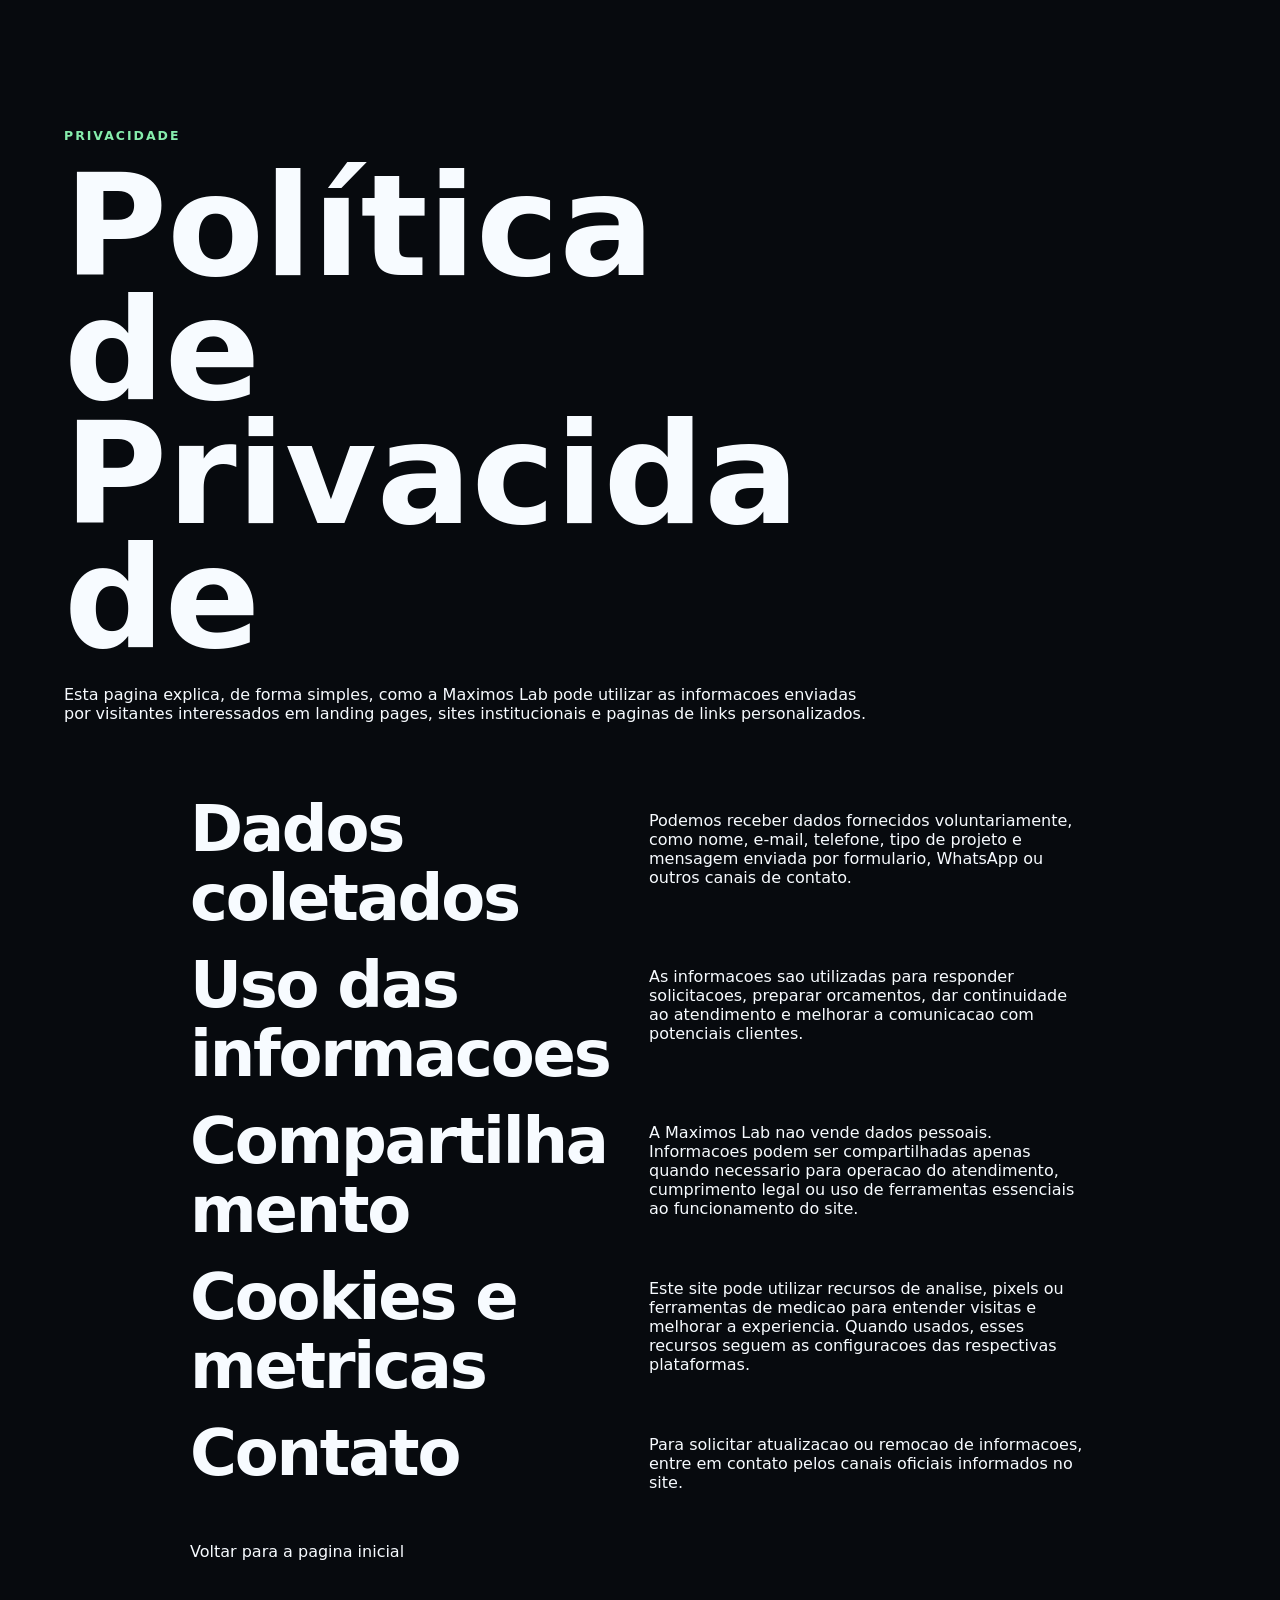
<file: politica-de-privacidade.html>
<!doctype html>
<html lang="pt-BR">
  <head>
    <meta charset="utf-8" />
    <meta name="viewport" content="width=device-width, initial-scale=1" />
    <title>Pol&iacute;tica de Privacidade | Maximos Lab</title>
    <meta name="description" content="Pol&iacute;tica de Privacidade da Maximos Lab para explicar como dados enviados pelo formulario ou WhatsApp podem ser utilizados." />
    <meta name="theme-color" content="#070a0e" />
    <link rel="canonical" href="https://maximoslab.com.br/politica-de-privacidade.html" />
    <meta property="og:title" content="Pol&iacute;tica de Privacidade | Maximos Lab" />
    <meta property="og:description" content="Entenda como a Maximos Lab trata informacoes enviadas por visitantes e interessados em orcamento." />
    <meta property="og:type" content="website" />
    <meta property="og:url" content="https://maximoslab.com.br/politica-de-privacidade.html" />
    <meta property="og:image" content="https://maximoslab.com.br/assets/hero-maximos-lab.png" />
    <meta property="og:locale" content="pt_BR" />
    <meta name="twitter:card" content="summary_large_image" />
    <meta name="twitter:title" content="Pol&iacute;tica de Privacidade | Maximos Lab" />
    <meta name="twitter:description" content="Como a Maximos Lab trata dados enviados por visitantes e interessados em orcamento." />
    <meta name="twitter:image" content="https://maximoslab.com.br/assets/hero-maximos-lab.png" />
    <link rel="icon" type="image/png" href="assets/favicon.png" />
    <link rel="apple-touch-icon" href="assets/favicon.png" />
    <link rel="stylesheet" href="styles.css" />
  </head>
  <body>
    <main class="section" style="min-height: 100vh;">
      <div class="section-heading" style="max-width: 820px;">
        <p class="eyebrow">Privacidade</p>
        <h1>Pol&iacute;tica de Privacidade</h1>
        <p>Esta pagina explica, de forma simples, como a Maximos Lab pode utilizar as informacoes enviadas por visitantes interessados em landing pages, sites institucionais e paginas de links personalizados.</p>
      </div>
      <div class="contact-form" style="max-width: 900px; margin-inline: auto;">
        <h2>Dados coletados</h2>
        <p>Podemos receber dados fornecidos voluntariamente, como nome, e-mail, telefone, tipo de projeto e mensagem enviada por formulario, WhatsApp ou outros canais de contato.</p>
        <h2>Uso das informacoes</h2>
        <p>As informacoes sao utilizadas para responder solicitacoes, preparar orcamentos, dar continuidade ao atendimento e melhorar a comunicacao com potenciais clientes.</p>
        <h2>Compartilhamento</h2>
        <p>A Maximos Lab nao vende dados pessoais. Informacoes podem ser compartilhadas apenas quando necessario para operacao do atendimento, cumprimento legal ou uso de ferramentas essenciais ao funcionamento do site.</p>
        <h2>Cookies e metricas</h2>
        <p>Este site pode utilizar recursos de analise, pixels ou ferramentas de medicao para entender visitas e melhorar a experiencia. Quando usados, esses recursos seguem as configuracoes das respectivas plataformas.</p>
        <h2>Contato</h2>
        <p>Para solicitar atualizacao ou remocao de informacoes, entre em contato pelos canais oficiais informados no site.</p>
        <p><a class="text-link" href="/">Voltar para a pagina inicial</a></p>
      </div>
    </main>
  </body>
</html>
</file>
<file: styles.css>
﻿:root {
  --bg: #070a0e;
  --panel: #0f151c;
  --panel-soft: #141c25;
  --text: #f7fbff;
  --muted: #a8b5c2;
  --line: rgba(255, 255, 255, 0.12);
  --green: #86edac;
  --green-strong: #33c87d;
  --cyan: #5fd9ff;
  --coral: #ff6958;
  --ink: #10141a;
  --shadow: 0 28px 90px rgba(0, 0, 0, 0.42);
  font-family:
    Inter, ui-sans-serif, system-ui, -apple-system, BlinkMacSystemFont, "Segoe UI", sans-serif;
}

* {
  box-sizing: border-box;
}

html {
  scroll-behavior: smooth;
}

body {
  margin: 0;
  background: var(--bg);
  color: var(--text);
}

body::selection {
  background: rgba(109, 255, 157, 0.28);
}

.top-anchor {
  position: absolute;
  top: 0;
  left: 0;
  width: 1px;
  height: 1px;
}

a {
  color: inherit;
  text-decoration: none;
}

button,
input,
select,
textarea {
  font: inherit;
}

.site-header {
  position: fixed;
  z-index: 30;
  top: 0;
  left: 0;
  right: 0;
  display: flex;
  align-items: center;
  justify-content: space-between;
  min-height: 72px;
  padding: 14px clamp(20px, 5vw, 72px);
  background: rgba(7, 10, 14, 0.78);
  border-bottom: 1px solid var(--line);
  backdrop-filter: blur(18px);
}

.brand {
  display: inline-flex;
  align-items: center;
  width: 150px;
  min-width: 150px;
}

.brand-logo {
  display: block;
  width: 100%;
  height: 48px;
  object-fit: contain;
  object-position: left center;
}

.site-nav {
  display: flex;
  align-items: center;
  gap: clamp(14px, 2.4vw, 28px);
  color: var(--muted);
  font-size: 0.95rem;
}

.site-nav a {
  position: relative;
  transition:
    color 160ms ease,
    transform 160ms ease;
}

.site-nav a::after {
  position: absolute;
  right: 0;
  bottom: -8px;
  left: 0;
  height: 1px;
  background: var(--green);
  content: "";
  opacity: 0;
  transform: scaleX(0.45);
  transition:
    opacity 160ms ease,
    transform 160ms ease;
}

.site-nav a:hover {
  color: var(--text);
  transform: translateY(-1px);
}

.site-nav a:hover::after {
  opacity: 1;
  transform: scaleX(1);
}

.nav-toggle {
  display: none;
  width: 42px;
  height: 42px;
  place-items: center;
  border: 1px solid var(--line);
  background: rgba(255, 255, 255, 0.06);
  color: var(--text);
}

.nav-toggle svg,
.button svg,
.text-link svg,
.service-card svg,
.process-card svg {
  width: 19px;
  height: 19px;
  stroke-width: 2;
}

.hero {
  position: relative;
  display: grid;
  min-height: 94vh;
  grid-template-columns: minmax(0, 1fr) minmax(320px, 440px);
  gap: clamp(28px, 5vw, 72px);
  overflow: hidden;
  padding: 124px clamp(20px, 5vw, 72px) 76px;
  align-items: center;
  isolation: isolate;
}

.hero-image,
.hero-canvas,
.cursor-glow,
.hero-overlay {
  position: absolute;
  inset: 0;
}

.hero-image {
  z-index: -4;
  width: 100%;
  height: 100%;
  object-fit: cover;
  opacity: 0.48;
  filter: saturate(0.92) contrast(1.08);
}

.hero-canvas {
  z-index: -2;
  width: 100%;
  height: 100%;
}

.cursor-glow {
  z-index: -3;
  background: radial-gradient(circle at var(--x, 58%) var(--y, 42%), rgba(109, 255, 157, 0.2), transparent 26rem);
  transition: background 120ms linear;
}

.hero-overlay {
  z-index: -1;
  background:
    linear-gradient(90deg, rgba(7, 10, 14, 0.96) 0%, rgba(7, 10, 14, 0.74) 45%, rgba(7, 10, 14, 0.48) 100%),
    linear-gradient(0deg, rgba(7, 10, 14, 0.96) 0%, rgba(7, 10, 14, 0) 38%);
}

.hero-content {
  position: relative;
  z-index: 2;
  max-width: 820px;
  will-change: transform;
}

.eyebrow {
  margin: 0 0 14px;
  color: var(--green);
  font-size: 0.78rem;
  font-weight: 800;
  letter-spacing: 0.12em;
  text-transform: uppercase;
}

h1,
h2,
h3,
p {
  overflow-wrap: anywhere;
}

h1 {
  margin: 0;
  font-size: clamp(4.1rem, 11vw, 10.2rem);
  line-height: 0.88;
  letter-spacing: 0;
}

h2 {
  margin: 0;
  max-width: 860px;
  font-size: clamp(2rem, 5vw, 4.15rem);
  line-height: 1;
  letter-spacing: 0;
}

h3 {
  margin: 0;
  font-size: 1.28rem;
  letter-spacing: 0;
}

.hero h1 { font-size: clamp(2.8rem, 5.5vw, 5.5rem); line-height: 1.08; letter-spacing: -.04em; }
.hero h1 span { color: var(--green); }
.hero-panel-title { margin: 0 0 8px; color: var(--text); font-size: 1.2rem; font-weight: 700; letter-spacing: -.02em; }
.deploy-line span svg { width: 24px; height: 24px; }
.deploy-line small { line-height: 1.6; }
.about-copy { align-self: center; }
#sobre, #servicos, #processo, #contato { scroll-margin-top: 72px; }

.hero-copy {
  max-width: 640px;
  margin: 26px 0 0;
  color: #dce7ef;
  font-size: clamp(1.08rem, 2vw, 1.42rem);
  line-height: 1.48;
}

.hero-actions {
  display: flex;
  flex-wrap: wrap;
  gap: 12px;
  margin-top: 34px;
}

.button {
  display: inline-flex;
  min-height: 50px;
  align-items: center;
  justify-content: center;
  gap: 10px;
  border: 1px solid transparent;
  padding: 12px 18px;
  font-weight: 850;
  transition:
    transform 160ms ease,
    border-color 160ms ease,
    background 160ms ease,
    box-shadow 160ms ease;
}

.button:hover {
  transform: translateY(-2px);
}

.button-primary {
  background: var(--green);
  color: var(--ink);
  box-shadow: 0 18px 42px rgba(34, 211, 111, 0.2);
}

.button-secondary {
  border-color: rgba(255, 255, 255, 0.24);
  background: rgba(255, 255, 255, 0.08);
  color: var(--text);
}

.hero-panel {
  position: relative;
  z-index: 2;
  display: grid;
  gap: 12px;
  width: min(100%, 440px);
  margin-left: auto;
  border: 1px solid rgba(255, 255, 255, 0.16);
  background: rgba(12, 18, 24, 0.72);
  box-shadow: var(--shadow);
  padding: 18px;
  backdrop-filter: blur(18px);
  will-change: transform;
}

.panel-bar {
  display: flex;
  gap: 7px;
  margin-bottom: 8px;
}

.panel-bar span {
  width: 8px;
  height: 8px;
  border-radius: 999px;
  background: rgba(255, 255, 255, 0.34);
}

.panel-bar span:nth-child(1) {
  background: var(--coral);
}

.panel-bar span:nth-child(2) {
  background: #f6c75f;
}

.panel-bar span:nth-child(3) {
  background: var(--green);
}

.deploy-line {
  display: grid;
  grid-template-columns: 44px 1fr;
  gap: 4px 14px;
  align-items: center;
  border: 1px solid rgba(255, 255, 255, 0.1);
  background: rgba(255, 255, 255, 0.045);
  padding: 14px;
}

.deploy-line span {
  grid-row: span 2;
  color: var(--green);
  font-weight: 900;
}

.deploy-line strong {
  font-size: 0.98rem;
}

.deploy-line small {
  color: var(--muted);
}

.deploy-line.is-active {
  border-color: rgba(109, 255, 157, 0.34);
  background: rgba(109, 255, 157, 0.08);
}

.intro-band {
  display: grid;
  grid-template-columns: repeat(3, 1fr);
  gap: 1px;
  background: var(--line);
  border-block: 1px solid var(--line);
}

.metric {
  min-height: 142px;
  padding: 28px clamp(20px, 5vw, 72px);
  background: #0d131a;
}

.metric strong,
.metric span {
  display: block;
}

.metric strong {
  margin-bottom: 8px;
  font-size: 1.1rem;
}

.metric span {
  color: var(--muted);
  line-height: 1.5;
}

.section {
  padding: clamp(72px, 10vw, 132px) clamp(20px, 5vw, 72px);
}

.section-heading {
  display: grid;
  gap: 8px;
  margin-bottom: clamp(32px, 5vw, 56px);
}

.about {
  display: grid;
  grid-template-columns: minmax(0, 0.88fr) minmax(280px, 0.64fr);
  gap: clamp(36px, 7vw, 92px);
  align-items: start;
  background: #f4f8fb;
  color: var(--ink);
}

.about .eyebrow,
.contact .eyebrow {
  color: #147246;
}

.about-copy {
  color: #42505c;
  font-size: 1.08rem;
  line-height: 1.72;
}

.about-copy p:first-child {
  margin-top: 0;
}

.services {
  background: #070a0e;
}

.service-grid {
  display: grid;
  grid-template-columns: repeat(3, minmax(0, 1fr));
  gap: 14px;
}

.service-card,
.project-card,
.process-card {
  border: 1px solid var(--line);
  background: var(--panel);
  box-shadow: var(--shadow);
}

.service-card,
.process-card {
  position: relative;
  display: grid;
  min-height: 244px;
  align-content: start;
  gap: 16px;
  overflow: hidden;
  padding: 26px;
}

.service-card::before,
.process-card::before {
  position: absolute;
  inset: 0;
  background: linear-gradient(135deg, rgba(109, 255, 157, 0.13), transparent 44%);
  content: "";
  opacity: 0;
  transition: opacity 180ms ease;
}

.service-card:hover::before,
.process-card:hover::before {
  opacity: 1;
}

.service-card svg,
.process-card svg {
  color: var(--cyan);
}

.service-card > *,
.process-card > * {
  position: relative;
}

.service-card p,
.project-card p,
.process-card p {
  margin: 0;
  color: var(--muted);
  line-height: 1.6;
}

.process {
  background:
    linear-gradient(180deg, #0b1016, #111820 48%, #0b1016),
    #0b1016;
}

.process-board {
  display: grid;
  grid-template-columns: repeat(3, minmax(0, 1fr));
  gap: 14px;
}

.process-card span {
  color: rgba(255, 255, 255, 0.32);
  font-weight: 900;
}

.stack-strip {
  display: flex;
  flex-wrap: wrap;
  gap: 10px;
  margin-top: 20px;
}

.stack-strip span,
.tag-row span,
.status-dot {
  border: 1px solid rgba(255, 255, 255, 0.14);
  background: rgba(255, 255, 255, 0.065);
  color: #dce7ef;
  padding: 8px 10px;
  font-size: 0.82rem;
  font-weight: 760;
}

.portfolio {
  position: relative;
  background: radial-gradient(ellipse at 95% 0, #16302b66, transparent 42%), linear-gradient(180deg, #0b1118, #0f1821);
  scroll-margin-top: 72px;
}
.portfolio-heading { display: flex; align-items: flex-end; justify-content: space-between; gap: 40px; max-width: 1440px; margin: 0 auto 48px; }
.portfolio-heading .section-heading { margin: 0; gap: 18px; }
.portfolio-heading h2 { font-size: clamp(2.2rem, 4.8vw, 4.5rem); line-height: 1.08; letter-spacing: -.045em; }
.portfolio-heading h2 span { color: var(--green); }
.portfolio-intro { max-width: 365px; margin: 0 0 5px; color: var(--muted); font-size: .98rem; line-height: 1.8; }
.portfolio-grid { display: grid; grid-template-columns: repeat(3, minmax(0, 1fr)); gap: 24px; max-width: 1440px; margin: auto; align-items: stretch; }
.project-card { display: flex; flex-direction: column; min-width: 0; overflow: hidden; border: 1px solid #ffffff1c; border-radius: 16px; background: linear-gradient(150deg, #18232d, #111a23 65%); box-shadow: 0 18px 45px #0002; transition: border-color .25s, transform .25s, box-shadow .25s; }
.project-card:hover { transform: translateY(-6px); border-color: #6dff9d66; box-shadow: 0 24px 55px #0005; }
.project-preview { position: relative; display: block; padding: 18px 18px 0; background: linear-gradient(135deg, #253a3e, #17232d); }
.project-shot { margin: 0; overflow: hidden; border: 1px solid #ffffff26; border-bottom: 0; border-radius: 9px 9px 0 0; box-shadow: 0 12px 28px #0004; }
.project-shot figcaption { display: flex; align-items: center; gap: 10px; height: 34px; padding: 0 10px; background: #202a34; color: #c2cdd7; font-size: .55rem; }
.browser-dots { display: inline-flex; gap: 4px; flex-shrink: 0; }
.browser-dots i { width: 5px; height: 5px; border-radius: 50%; background: #61717f; }
.browser-dots i:first-child { background: #ff8b7d; }.browser-dots i:nth-child(2) { background: #e6c274; }.browser-dots i:last-child { background: #6edca2; }
.project-domain { overflow: hidden; white-space: nowrap; text-overflow: ellipsis; flex: 1; text-align: center; }
.project-shot figcaption>svg { width: 12px; height: 12px; flex-shrink: 0; }
.project-shot img { display: block; width: 100%; height: auto; aspect-ratio: 1200 / 834; object-fit: cover; object-position: top center; }
.project-preview-hint { position: absolute; bottom: 14px; left: 50%; transform: translate(-50%, 5px); display: inline-flex; align-items: center; gap: 8px; padding: 9px 12px; border-radius: 30px; background: #08100eee; border: 1px solid #6dff9d66; color: var(--green); font-size: .7rem; white-space: nowrap; opacity: 0; transition: opacity .2s, transform .2s; pointer-events: none; }
.project-preview:hover .project-preview-hint,.project-preview:focus-visible .project-preview-hint { opacity: 1; transform: translate(-50%, 0); }
.project-preview-hint svg { width: 14px; height: 14px; }
.project-content { display: flex; flex: 1; flex-direction: column; gap: 16px; padding: 26px; }
.project-meta { display: flex; align-items: center; justify-content: space-between; gap: 10px; }
.project-card .project-type { color: var(--cyan); font-size: .64rem; font-weight: 750; letter-spacing: .12em; text-transform: uppercase; }
.project-status { display: inline-flex; align-items: center; gap: 6px; color: #b9c9c5; font-size: .65rem; white-space: nowrap; }
.project-status:before { content: ''; width: 5px; height: 5px; border-radius: 50%; background: var(--green); box-shadow: 0 0 10px #6dff9d66; }
.project-content h3 { font-size: clamp(1.2rem, 1.7vw, 1.55rem); letter-spacing: -.025em; line-height: 1.25; }
.project-card .project-description { color: #b3c0cc; font-size: .88rem; line-height: 1.8; flex: 1; }
.project-card .tag-row { display: flex; flex-wrap: wrap; gap: 6px; margin: 4px 0 8px; }
.project-card .tag-row span { font-size: .63rem; padding: 6px 8px; border-radius: 5px; border-color: #ffffff12; background: #ffffff05; color: #aebecb; font-weight: 500; }
.project-link { display: flex; justify-content: space-between; align-items: center; gap: 12px; min-height: 48px; padding-top: 18px; border-top: 1px solid #ffffff14; color: var(--text); font-size: .78rem; font-weight: 700; }
.project-link svg { width: 28px; height: 28px; padding: 6px; border-radius: 50%; background: #6dff9d15; color: var(--green); transition: background .2s, color .2s; }
.project-link:hover { color: var(--green); }.project-link:hover svg { background: var(--green); color: #0b1711; }
.project-link:focus-visible,.project-preview:focus-visible,.portfolio-invitation a:focus-visible { outline: 2px solid var(--green); outline-offset: -3px; }
.portfolio-invitation { display: flex; justify-content: space-between; align-items: center; gap: 20px; max-width: 1440px; margin: 40px auto 0; padding-top: 26px; border-top: 1px solid #ffffff16; }
.portfolio-invitation p { margin: 0; font-size: 1rem; color: var(--muted); }.portfolio-invitation strong { color: var(--text); font-weight: 600; }
.portfolio-invitation a { display: inline-flex; align-items: center; gap: 12px; min-height: 44px; color: var(--green); font-size: .85rem; font-weight: 700; }.portfolio-invitation svg { width: 18px; height: 18px; }
@media (min-width: 721px) and (max-width: 1100px) { .portfolio-grid { grid-template-columns: 1fr; }.project-card { display: grid; grid-template-columns: 1fr 1fr; }.project-preview { display: flex; align-items: center; padding: 24px; }.project-shot { width: 100%; border-bottom: 1px solid #ffffff26; border-radius: 9px; }.portfolio-heading { align-items: flex-start; }.portfolio-intro { max-width: 300px; } }
@media (max-width: 720px) { .portfolio-heading { flex-direction: column; align-items: stretch; gap: 20px; margin-bottom: 30px; }.portfolio-heading .section-heading { gap: 12px; }.portfolio-intro { max-width: 460px; font-size: .9rem; }.portfolio-grid { grid-template-columns: 1fr; gap: 24px; max-width: 520px; }.project-content { padding: 24px; }.project-preview { padding: 16px 16px 0; }.project-content h3 { font-size: 1.4rem; }.portfolio-invitation { max-width: 520px; flex-direction: column; align-items: flex-start; gap: 8px; margin-top: 32px; }.portfolio-invitation p { font-size: .95rem; } }
@media (prefers-reduced-motion: reduce) { .project-card,.project-link svg,.project-preview-hint { transition: none; }.project-card:hover { transform: none; } }

.contact {
  display: grid;
  grid-template-columns: minmax(0, 0.82fr) minmax(320px, 0.76fr);
  gap: clamp(34px, 7vw, 96px);
  background: #f7fbff;
  color: var(--ink);
}

.contact .section-heading { align-content: start; margin-bottom: 0; }
.contact-intro { max-width: 440px; margin: 18px 0 12px; color: #42505c; font-size: 1rem; line-height: 1.75; }
.contact-whatsapp { display: inline-flex; align-items: center; justify-content: center; gap: 12px; width: fit-content; min-height: 56px; padding: 16px 20px; border: 1px solid #147246; border-radius: 8px; background: #147246; color: #fff; font-weight: 700; font-size: .9rem; transition: background .2s, box-shadow .2s; }
.contact-whatsapp>svg { width: 21px; height: 21px; flex-shrink: 0; }.contact-whatsapp>svg:last-child { width: 17px; height: 17px; }
.contact-whatsapp:hover { background: #0d5935; box-shadow: 0 8px 24px #14724626; }.contact-whatsapp:focus-visible { outline: 3px solid #147246; outline-offset: 4px; }
.contact-channel-note { margin: 8px 0 0; color: #536474; font-size: .78rem; line-height: 1.75; }
.contact-email-heading { grid-column: 1 / -1; }.contact-email-heading h3 { font-size: 1.15rem; }.contact-email-heading p { margin: 10px 0 6px; color: #536474; font-size: .85rem; line-height: 1.7; }
@media (max-width: 720px) { .contact-whatsapp { width: 100%; padding-inline: 16px; font-size: .85rem; } }

.contact-form {
  display: grid;
  grid-template-columns: repeat(2, minmax(0, 1fr));
  gap: 18px;
  align-self: start;
}

.contact-form .button-primary { background: #e5edf3; color: #243b49; box-shadow: none; border: 1px solid #c5d5de; }
.contact-form .button-primary:hover { background: #d5e5de; }

.contact-form label {
  display: grid;
  gap: 8px;
  color: #344351;
  font-weight: 700;
}

.contact-form .full,
.contact-form button,
.form-status {
  grid-column: 1 / -1;
}

input,
select,
textarea {
  width: 100%;
  border: 1px solid #cbd8e3;
  background: #fff;
  color: var(--ink);
  padding: 13px 14px;
  outline: none;
}

textarea {
  resize: vertical;
}

input:focus,
select:focus,
textarea:focus {
  border-color: #147246;
  box-shadow: 0 0 0 4px rgba(20, 114, 70, 0.12);
}

.form-status {
  min-height: 24px;
  margin: 0;
  color: #344351;
  line-height: 1.5;
}

.site-footer {
  display: flex;
  flex-direction: column;
  gap: 12px;
  justify-content: center;
  align-items: center;
  padding: 34px clamp(20px, 5vw, 72px);
  border-top: 1px solid var(--line);
  background: #070a0e;
  color: var(--muted);
}

.footer-logo {
  display: block;
  width: min(170px, 48vw);
  height: 94px;
  object-fit: contain;
  object-position: center;
}

.footer-privacy {
  color: rgba(246, 248, 251, 0.68);
  font-size: 0.86rem;
  text-decoration: none;
}

.footer-privacy:hover {
  color: #ffffff;
}

.back-to-top {
  position: fixed;
  right: clamp(16px, 3vw, 28px);
  bottom: clamp(16px, 3vw, 28px);
  z-index: 35;
  display: grid;
  width: 52px;
  height: 52px;
  place-items: center;
  border: 1px solid rgba(255, 255, 255, 0.2);
  background: rgba(109, 255, 157, 0.92);
  color: var(--ink);
  box-shadow: 0 18px 42px rgba(0, 0, 0, 0.32);
  backdrop-filter: blur(14px);
  transition:
    transform 160ms ease,
    background 160ms ease,
    box-shadow 160ms ease;
}

.back-to-top:hover {
  transform: translateY(-3px);
  background: var(--green);
  box-shadow: 0 22px 48px rgba(34, 211, 111, 0.22);
}

.back-to-top svg {
  width: 22px;
  height: 22px;
  stroke-width: 2.4;
}

@media (prefers-reduced-motion: reduce) {
  html {
    scroll-behavior: auto;
  }

  .hero-canvas,
  .cursor-glow {
    display: none;
  }

  *,
  *::before,
  *::after {
    transition-duration: 1ms !important;
    animation-duration: 1ms !important;
  }
}

@media (max-width: 1080px) {
  .hero {
    grid-template-columns: 1fr;
  }

  .hero-panel {
    width: min(100%, 620px);
    margin-left: 0;
  }


}

@media (max-width: 980px) {
  .intro-band {
    grid-template-columns: repeat(2, minmax(0, 1fr));
  }

  .about,
  .contact {
    grid-template-columns: 1fr;
  }
}

@media (max-width: 720px) {
  .hero-panel { display: none; }

  .site-header {
    min-height: 64px;
  }

  .brand {
    width: 122px;
    min-width: 122px;
  }

  .brand-logo {
    height: 42px;
  }

  .nav-toggle {
    display: grid;
  }

  .site-nav {
    position: absolute;
    top: calc(100% + 1px);
    left: 0;
    right: 0;
    display: none;
    grid-template-columns: 1fr;
    gap: 0;
    background: rgba(7, 10, 14, 0.98);
    border-bottom: 1px solid var(--line);
  }

  .site-nav.is-open {
    display: grid;
  }

  .site-nav a {
    padding: 16px 20px;
    border-top: 1px solid var(--line);
  }

  .site-nav a::after {
    display: none;
  }

  .hero {
    min-height: auto;
    padding-top: 104px;
  }

  .hero-overlay {
    background:
      linear-gradient(90deg, rgba(7, 10, 14, 0.94), rgba(7, 10, 14, 0.74)),
      linear-gradient(0deg, rgba(7, 10, 14, 0.96) 0%, rgba(7, 10, 14, 0) 42%);
  }

  .intro-band,
  .service-grid,
  .process-board,
  .project-card,
  .contact-form {
    grid-template-columns: 1fr;
  }

  .metric {
    min-height: auto;
  }

  .project-visual {
    min-height: 260px;
  }

  .hero-panel {
    padding: 14px;
  }

  .button {
    width: 100%;
  }

  .footer-logo {
    width: min(148px, 54vw);
    height: 82px;
  }
}




/* Motion is progressive enhancement: the complete page remains readable without JS. */
:root {
  --ease-out: cubic-bezier(.22, 1, .36, 1);
  --reveal-duration: 600ms;
}
h2 { line-height: 1.08; letter-spacing: -.035em; }
.hero h1 { font-weight: 750; }
.hero-content, .hero-panel { will-change: auto; }
.section-heading .eyebrow { letter-spacing: .16em; }
.button { border-radius: 8px; }
.button:focus-visible, .nav-toggle:focus-visible { outline: 2px solid var(--green); outline-offset: 4px; }
.button-primary { box-shadow: 0 12px 32px #33c87d1c; }
.button-primary:hover { background: #b1f5c9; box-shadow: 0 16px 34px #33c87d2a; }

/* A quieter header leaves more room for the work as visitors scroll. */
.site-header {
  transition: min-height 280ms var(--ease-out), padding 280ms var(--ease-out), background 280ms ease, border-color 280ms ease;
}
.brand-logo { transition: height 280ms var(--ease-out); }
.site-header.is-compact {
  min-height: 60px;
  padding-block: 8px;
  background: #070d12ed;
  border-bottom-color: #ffffff14;
}
.site-header.is-compact .brand-logo { height: 38px; }
.site-nav a[href="#contato"] {
  padding: 9px 15px;
  border: 1px solid #86edac44;
  border-radius: 6px;
  background: #86edac09;
  color: var(--green);
}
.site-nav a[href="#contato"]::after { display: none; }
.site-nav a[href="#contato"]:hover { background: #86edac16; }
html.is-enhanced .back-to-top { opacity: 0; visibility: hidden; pointer-events: none; transition: opacity 220ms ease, visibility 220ms, transform 220ms var(--ease-out); }
html.is-enhanced .back-to-top.is-visible { opacity: 1; visibility: visible; pointer-events: auto; }
.back-to-top { border-radius: 10px; }

/* Soft edges connect the light and dark chapters without moving the layout. */
.about, .services, .contact { position: relative; }
.about { background: linear-gradient(180deg, #070a0e, #10211d 50%, #0a1014); color: var(--text); }
.services { background: radial-gradient(ellipse at 10% 55%, #17352933, transparent 60%), #0a1014; }
.process { background: linear-gradient(180deg, #0a1014, #101b22 50%, #0b1118); }
.contact { background: linear-gradient(180deg, #0f1821, #14261e 55%, #0a1210); color: var(--text); }
.about::before, .services::before, .contact::before {
  content: "";
  position: absolute;
  top: 0;
  left: 0;
  width: 100%;
  height: 1px;
  pointer-events: none;
}
.about::before, .services::before, .contact::before { background: linear-gradient(90deg, transparent, #86edac1c, transparent); }
.about .eyebrow, .contact .eyebrow { color: var(--green); }
.about-copy { color: #b5c5c0; }
.contact-intro { color: #c1cec8; }
.contact-channel-note, .contact-email-heading p, .form-status { color: #adbfba; }
.contact .contact-form { padding: 28px; border: 1px solid #ffffff15; border-radius: 16px; background: #ffffff04; }
.contact-form label { color: #d1dfd8; }
.contact-form input, .contact-form select, .contact-form textarea { border-radius: 7px; background: #f3f8f5; border-color: #cfddd5; }
.contact-form .button-primary { background: transparent; color: #d7e6dd; border-color: #ffffff2e; }
.contact-form .button-primary:hover { background: #ffffff0a; }
.contact-whatsapp { background: var(--green); color: #0b1711; border-color: var(--green); }
.contact-whatsapp:hover { background: #b1f5c9; }
.about-copy { line-height: 1.85; }
.service-card, .process-card { border-radius: 14px; border-color: #ffffff16; box-shadow: 0 12px 34px #0002; }
.service-card>svg, .process-card>svg { width: 40px; height: 40px; padding: 9px; border: 1px solid #86edac22; border-radius: 10px; background: #86edac07; color: var(--green); }
.service-card h3, .process-card h3 { letter-spacing: -.02em; }
.process-card>span { color: #a3b8ad; font-size: .75rem; letter-spacing: .12em; }

/* Opacity and individual translate keep reveal and hover transforms independent. */
[data-reveal] {
  transition: opacity var(--reveal-duration) var(--ease-out) var(--reveal-delay, 0ms),
    translate var(--reveal-duration) var(--ease-out) var(--reveal-delay, 0ms),
    transform 280ms var(--ease-out), border-color 280ms ease, box-shadow 280ms ease;
}
.reveal-pending { opacity: 0; translate: 0 20px; }
[data-reveal]:focus-within { opacity: 1; translate: 0 0; transition-delay: 0ms; }

/* The whole preview frame stays fixed while the screenshot gently draws closer. */
.project-shot img { transition: transform 650ms var(--ease-out); }
.project-card:hover { transform: none; }
.project-card:focus-within { border-color: #86edac66; }
.project-link svg { transition: background 220ms ease, color 220ms ease, transform 300ms var(--ease-out); }
.project-link:hover svg, .project-link:focus-visible svg { transform: translate(2px, -2px); }
@media (hover: hover) and (pointer: fine) {
  .project-card:hover { transform: translateY(-5px); border-color: #86edac66; box-shadow: 0 22px 48px #0004; }
  .project-preview:hover .project-shot img, .project-preview:focus-visible .project-shot img { transform: scale(1.035); }
}
@media (max-width: 720px) {
  .site-header.is-compact { min-height: 58px; padding-block: 8px; }
  .site-header.is-compact .brand-logo { height: 36px; }
  .site-nav a[href="#contato"] { margin: 8px 20px 14px; padding: 13px 16px; }
  .contact .contact-form { padding: 20px; }
  [data-reveal] { --reveal-delay: 0ms !important; }
}
@media (prefers-reduced-motion: reduce) {
  [data-reveal] { opacity: 1 !important; translate: none !important; transition: none !important; }
  .hero-content, .hero-panel, .project-card:hover, .project-shot img, .project-link svg { transform: none !important; }
  .site-header, .brand-logo, .back-to-top { transition: none !important; }
}
@media print {
  [data-reveal] { opacity: 1 !important; translate: none !important; }
  .site-header, .back-to-top { display: none; }
}
</file>
